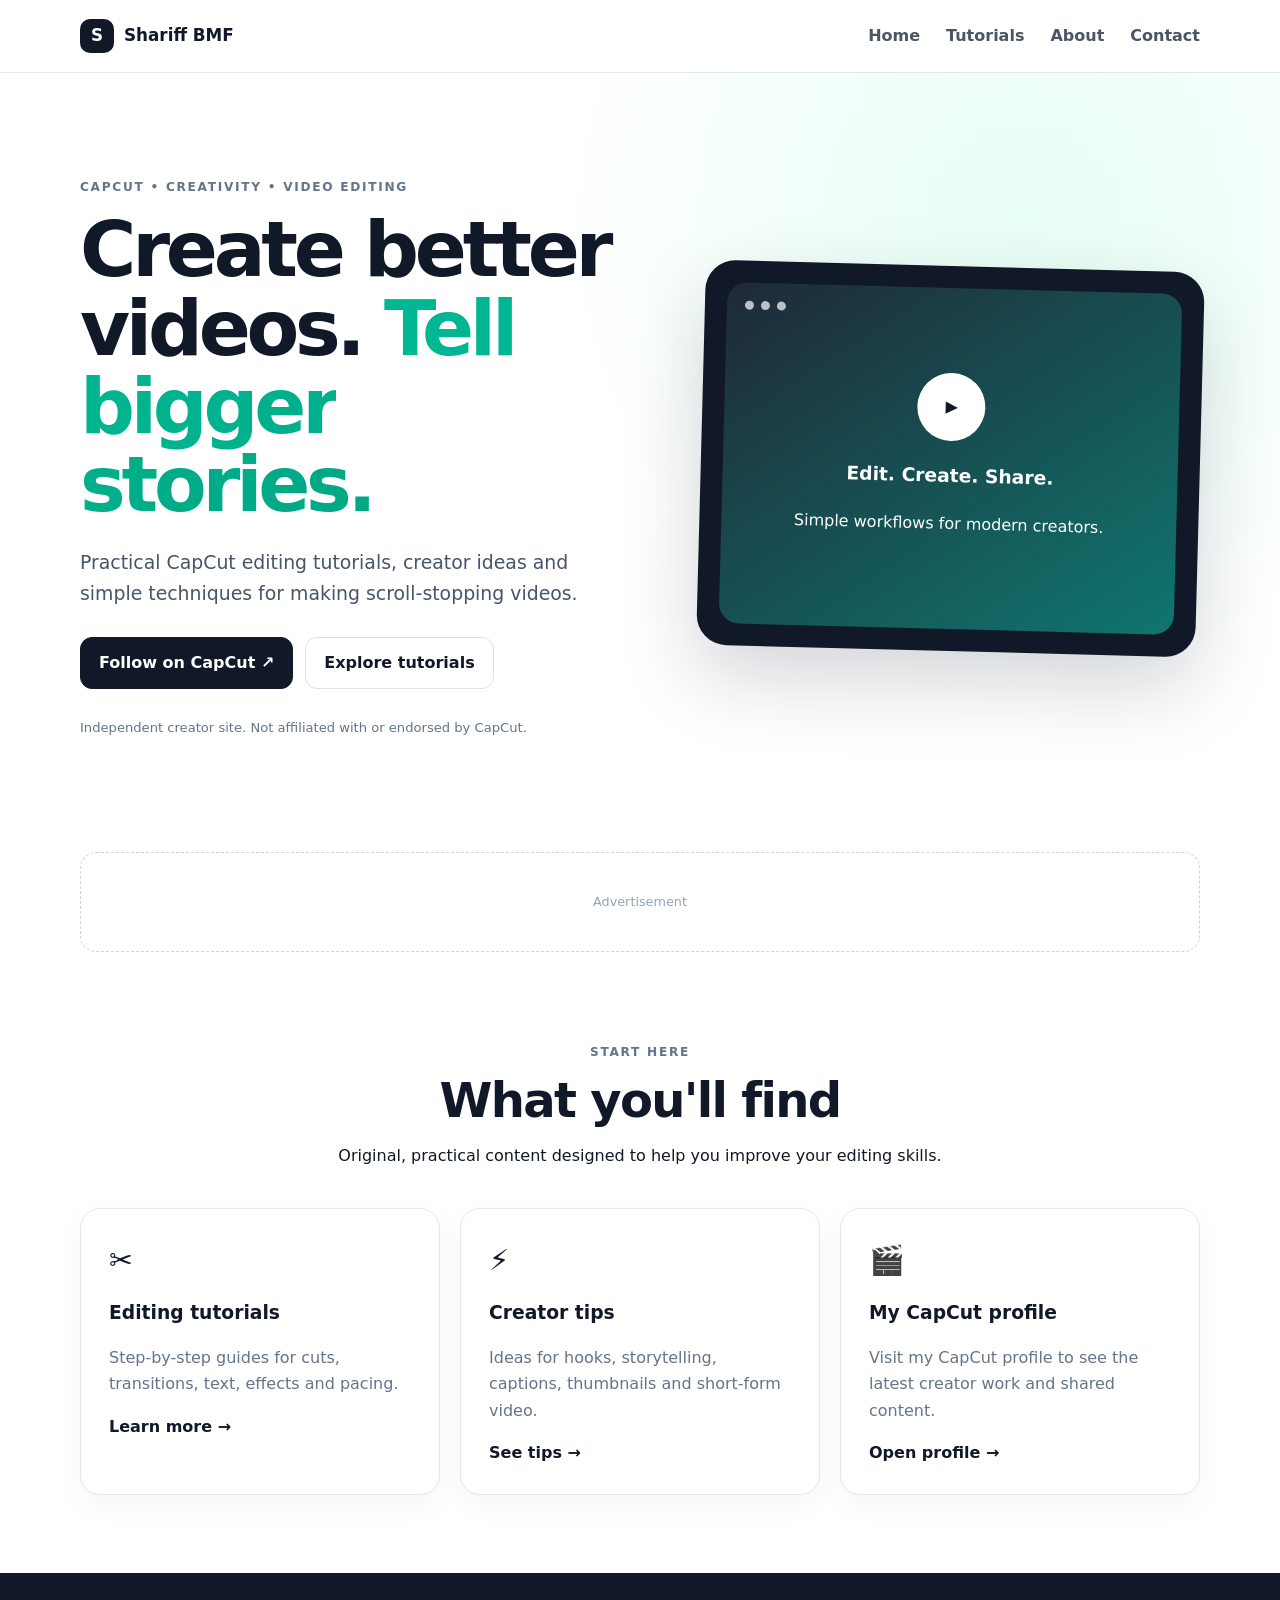
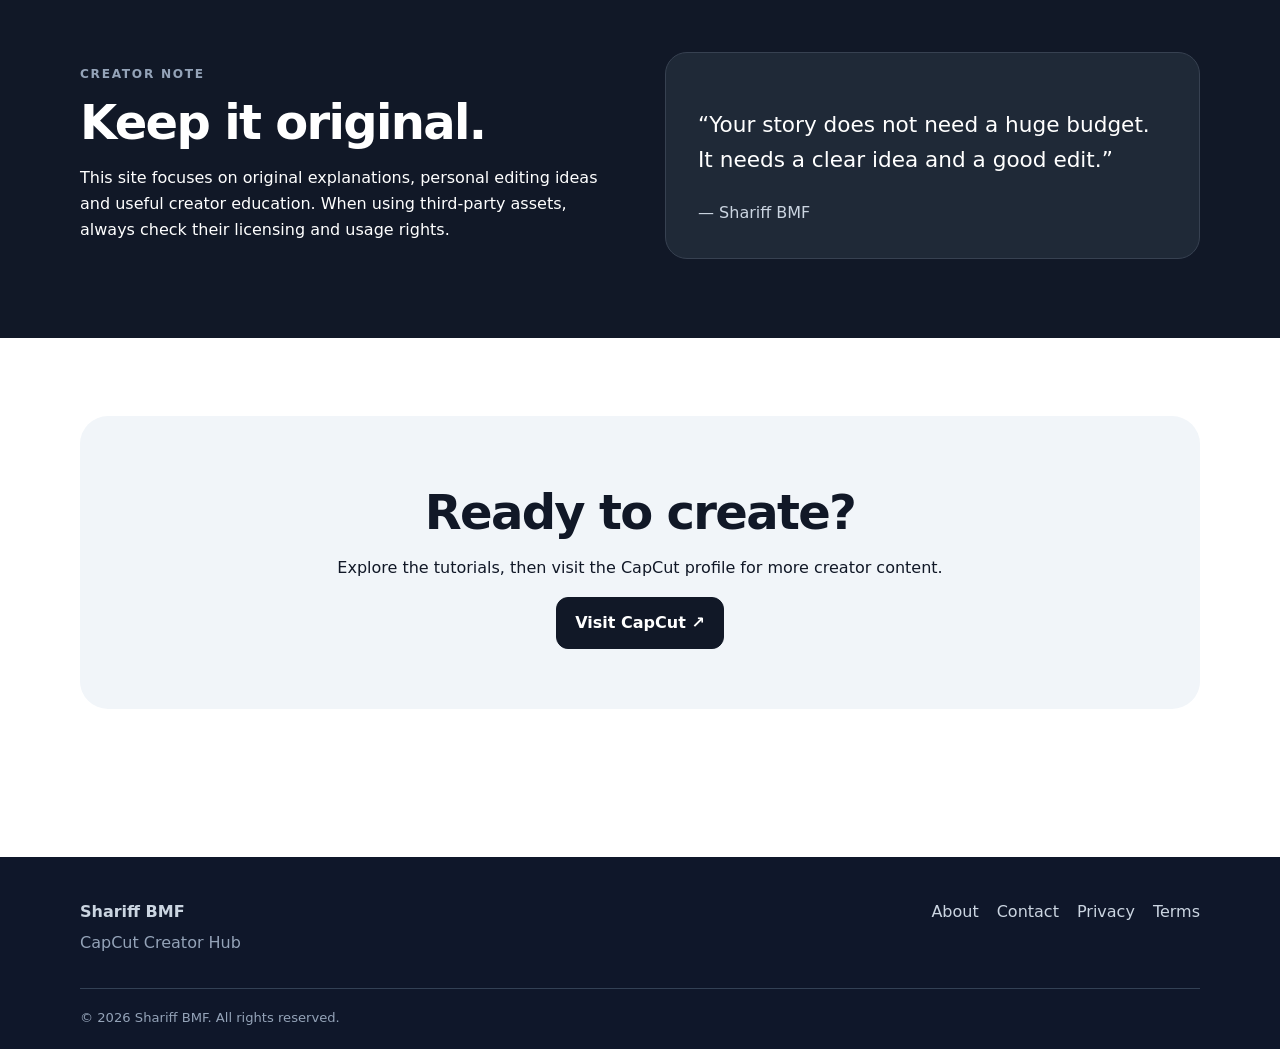
<file: index.html>
<!doctype html>
<html lang="en">
<head>
  <meta charset="utf-8">
  <meta name="viewport" content="width=device-width, initial-scale=1">
  <meta name="description" content="CapCut editing tutorials, creator tips, video ideas and resources by Shariff BMF.">
  <meta name="robots" content="index, follow">
  <title>Shariff BMF | CapCut Creator Hub</title>
  <link rel="canonical" href="https://YOUR-DOMAIN.example/">
  <link rel="stylesheet" href="styles.css">

  <!-- Google AdSense: replace ca-pub-XXXXXXXXXXXXXXXX with your real publisher ID after approval/setup. -->
  <!-- <script async
    src="https://pagead2.googlesyndication.com/pagead/js/adsbygoogle.js?client=ca-pub-XXXXXXXXXXXXXXXX"
    crossorigin="anonymous"></script> -->
</head>
<body>
<header class="site-header">
  <div class="container nav-wrap">
    <a class="brand" href="index.html"><span class="brand-mark">S</span> Shariff BMF</a>
    <button class="menu-toggle" aria-label="Open menu" aria-expanded="false">☰</button>
    <nav class="nav" aria-label="Main navigation">
      <a href="index.html">Home</a>
      <a href="tutorials.html">Tutorials</a>
      <a href="about.html">About</a>
      <a href="contact.html">Contact</a>
    </nav>
  </div>
</header>

<main>
<section class="hero">
  <div class="container hero-grid">
    <div>
      <p class="eyebrow">CAPCUT • CREATIVITY • VIDEO EDITING</p>
      <h1>Create better videos. <span>Tell bigger stories.</span></h1>
      <p class="lead">Practical CapCut editing tutorials, creator ideas and simple techniques for making scroll-stopping videos.</p>
      <div class="actions">
        <a class="btn primary" href="https://mobile.capcutshare.com/sv2/ZSVRxvs6S/" target="_blank" rel="noopener noreferrer">Follow on CapCut ↗</a>
        <a class="btn secondary" href="tutorials.html">Explore tutorials</a>
      </div>
      <p class="small-note">Independent creator site. Not affiliated with or endorsed by CapCut.</p>
    </div>
    <div class="hero-card">
      <div class="screen">
        <div class="screen-top"><span></span><span></span><span></span></div>
        <div class="screen-content">
          <div class="play">▶</div>
          <h3>Edit. Create. Share.</h3>
          <p>Simple workflows for modern creators.</p>
        </div>
      </div>
    </div>
  </div>
</section>

<section class="ad-space container" aria-label="Advertisement">
  <span>Advertisement</span>
  <!-- Insert a Google AdSense unit here after your site is approved. -->
</section>

<section class="section">
  <div class="container">
    <div class="section-heading">
      <p class="eyebrow">START HERE</p>
      <h2>What you'll find</h2>
      <p>Original, practical content designed to help you improve your editing skills.</p>
    </div>
    <div class="cards">
      <article class="card"><div class="icon">✂</div><h3>Editing tutorials</h3><p>Step-by-step guides for cuts, transitions, text, effects and pacing.</p><a href="tutorials.html">Learn more →</a></article>
      <article class="card"><div class="icon">⚡</div><h3>Creator tips</h3><p>Ideas for hooks, storytelling, captions, thumbnails and short-form video.</p><a href="tutorials.html">See tips →</a></article>
      <article class="card"><div class="icon">🎬</div><h3>My CapCut profile</h3><p>Visit my CapCut profile to see the latest creator work and shared content.</p><a href="https://mobile.capcutshare.com/sv2/ZSVRxvs6S/" target="_blank" rel="noopener noreferrer">Open profile →</a></article>
    </div>
  </div>
</section>

<section class="section dark-section">
  <div class="container split">
    <div>
      <p class="eyebrow">CREATOR NOTE</p>
      <h2>Keep it original.</h2>
      <p>This site focuses on original explanations, personal editing ideas and useful creator education. When using third-party assets, always check their licensing and usage rights.</p>
    </div>
    <div class="quote-card">
      <p>“Your story does not need a huge budget. It needs a clear idea and a good edit.”</p>
      <span>— Shariff BMF</span>
    </div>
  </div>
</section>

<section class="section">
  <div class="container cta">
    <h2>Ready to create?</h2>
    <p>Explore the tutorials, then visit the CapCut profile for more creator content.</p>
    <a class="btn primary" href="https://mobile.capcutshare.com/sv2/ZSVRxvs6S/" target="_blank" rel="noopener noreferrer">Visit CapCut ↗</a>
  </div>
</section>
</main>

<footer class="footer">
  <div class="container footer-grid">
    <div><strong>Shariff BMF</strong><p>CapCut Creator Hub</p></div>
    <div class="footer-links"><a href="about.html">About</a><a href="contact.html">Contact</a><a href="privacy.html">Privacy</a><a href="terms.html">Terms</a></div>
  </div>
  <div class="container copyright">© <span id="year"></span> Shariff BMF. All rights reserved.</div>
</footer>
<script src="script.js"></script>
</body>
</html>
</file>
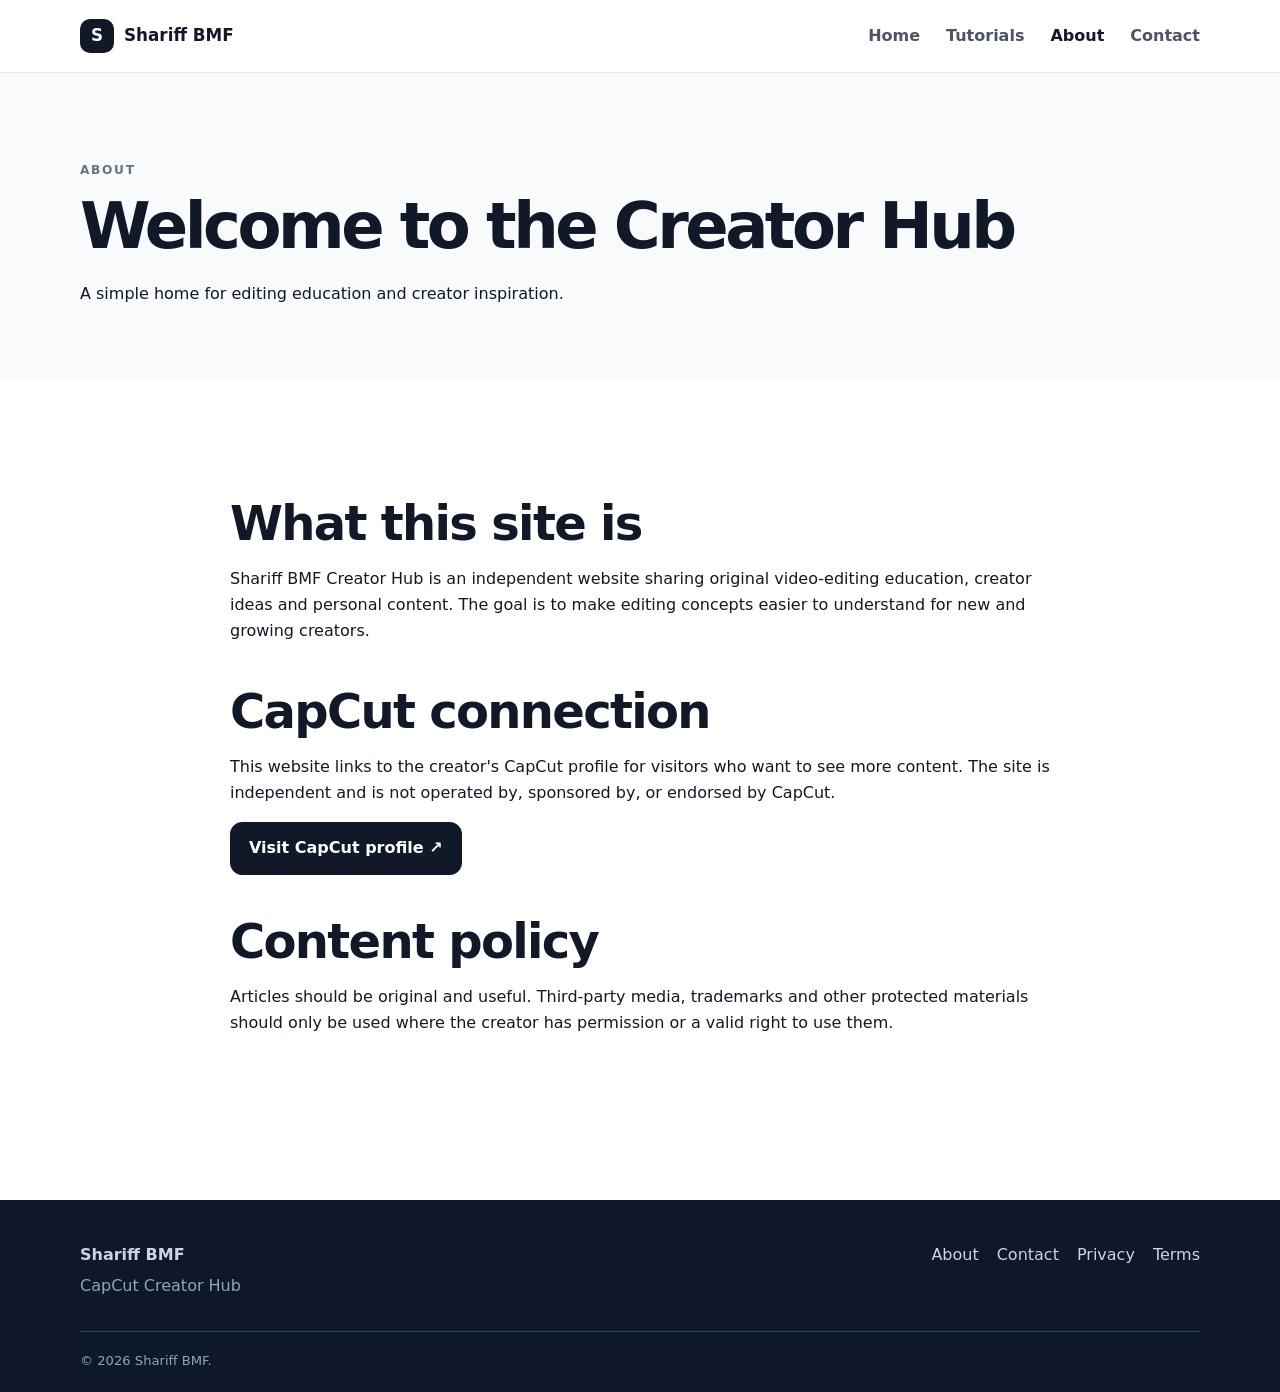
<file: about.html>
<!doctype html>
<html lang="en"><head><meta charset="utf-8"><meta name="viewport" content="width=device-width, initial-scale=1">
<meta name="description" content="About Shariff BMF and the CapCut Creator Hub."><meta name="robots" content="index, follow">
<title>About | Shariff BMF</title><link rel="canonical" href="https://YOUR-DOMAIN.example/about.html"><link rel="stylesheet" href="styles.css"></head>
<body><header class="site-header"><div class="container nav-wrap"><a class="brand" href="index.html"><span class="brand-mark">S</span> Shariff BMF</a><button class="menu-toggle" aria-label="Open menu" aria-expanded="false">☰</button><nav class="nav"><a href="index.html">Home</a><a href="tutorials.html">Tutorials</a><a class="active" href="about.html">About</a><a href="contact.html">Contact</a></nav></div></header>
<main><section class="page-hero"><div class="container"><p class="eyebrow">ABOUT</p><h1>Welcome to the Creator Hub</h1><p>A simple home for editing education and creator inspiration.</p></div></section>
<section class="section"><div class="container prose"><h2>What this site is</h2><p>Shariff BMF Creator Hub is an independent website sharing original video-editing education, creator ideas and personal content. The goal is to make editing concepts easier to understand for new and growing creators.</p>
<h2>CapCut connection</h2><p>This website links to the creator's CapCut profile for visitors who want to see more content. The site is independent and is not operated by, sponsored by, or endorsed by CapCut.</p>
<a class="btn primary" href="https://mobile.capcutshare.com/sv2/ZSVRxvs6S/" target="_blank" rel="noopener noreferrer">Visit CapCut profile ↗</a>
<h2>Content policy</h2><p>Articles should be original and useful. Third-party media, trademarks and other protected materials should only be used where the creator has permission or a valid right to use them.</p></div></section></main>
<footer class="footer"><div class="container footer-grid"><div><strong>Shariff BMF</strong><p>CapCut Creator Hub</p></div><div class="footer-links"><a href="about.html">About</a><a href="contact.html">Contact</a><a href="privacy.html">Privacy</a><a href="terms.html">Terms</a></div></div><div class="container copyright">© <span id="year"></span> Shariff BMF.</div></footer><script src="script.js"></script></body></html>
</file>
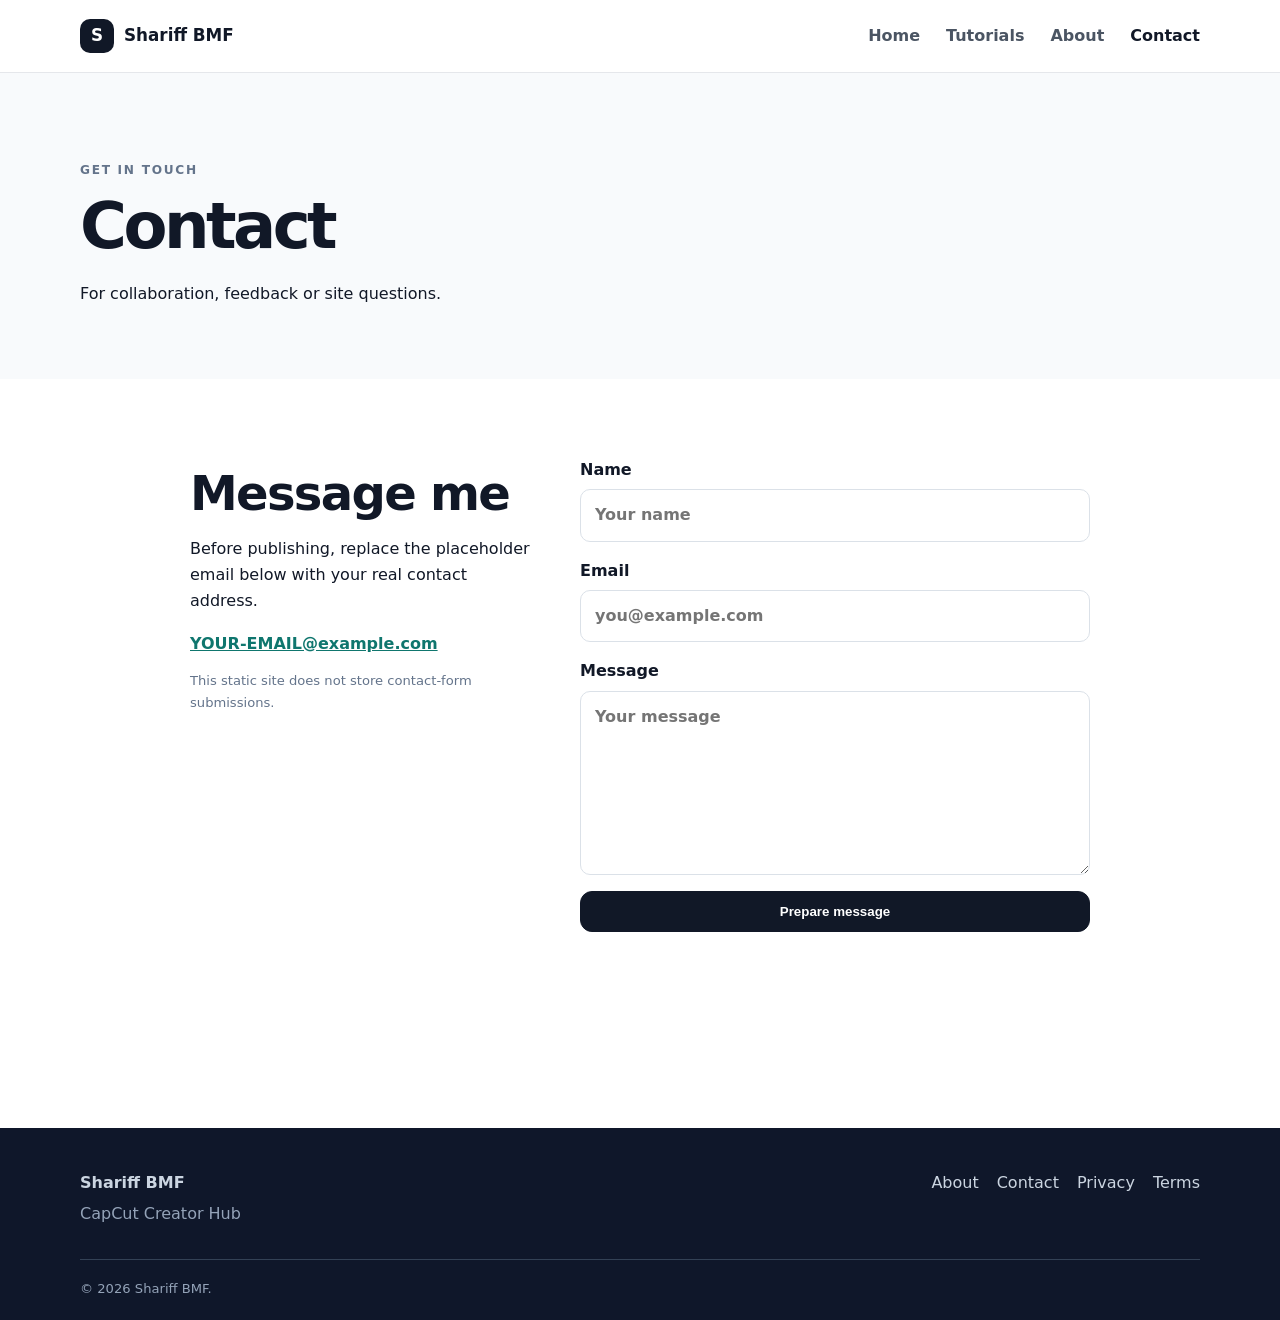
<file: contact.html>
<!doctype html>
<html lang="en"><head><meta charset="utf-8"><meta name="viewport" content="width=device-width, initial-scale=1">
<meta name="description" content="Contact Shariff BMF Creator Hub."><meta name="robots" content="index, follow">
<title>Contact | Shariff BMF</title><link rel="canonical" href="https://YOUR-DOMAIN.example/contact.html"><link rel="stylesheet" href="styles.css"></head>
<body><header class="site-header"><div class="container nav-wrap"><a class="brand" href="index.html"><span class="brand-mark">S</span> Shariff BMF</a><button class="menu-toggle" aria-label="Open menu" aria-expanded="false">☰</button><nav class="nav"><a href="index.html">Home</a><a href="tutorials.html">Tutorials</a><a href="about.html">About</a><a class="active" href="contact.html">Contact</a></nav></div></header>
<main><section class="page-hero"><div class="container"><p class="eyebrow">GET IN TOUCH</p><h1>Contact</h1><p>For collaboration, feedback or site questions.</p></div></section>
<section class="section"><div class="container contact-box"><div><h2>Message me</h2><p>Before publishing, replace the placeholder email below with your real contact address.</p><a class="contact-email" href="mailto:YOUR-EMAIL@example.com">YOUR-EMAIL@example.com</a><p class="small-note">This static site does not store contact-form submissions.</p></div><form class="contact-form" onsubmit="return false;"><label>Name<input type="text" required placeholder="Your name"></label><label>Email<input type="email" required placeholder="you@example.com"></label><label>Message<textarea required rows="6" placeholder="Your message"></textarea></label><button class="btn primary" type="submit" onclick="showFormNotice()">Prepare message</button><p id="form-notice" class="form-notice" aria-live="polite"></p></form></div></section></main>
<footer class="footer"><div class="container footer-grid"><div><strong>Shariff BMF</strong><p>CapCut Creator Hub</p></div><div class="footer-links"><a href="about.html">About</a><a href="contact.html">Contact</a><a href="privacy.html">Privacy</a><a href="terms.html">Terms</a></div></div><div class="container copyright">© <span id="year"></span> Shariff BMF.</div></footer><script src="script.js"></script></body></html>
</file>
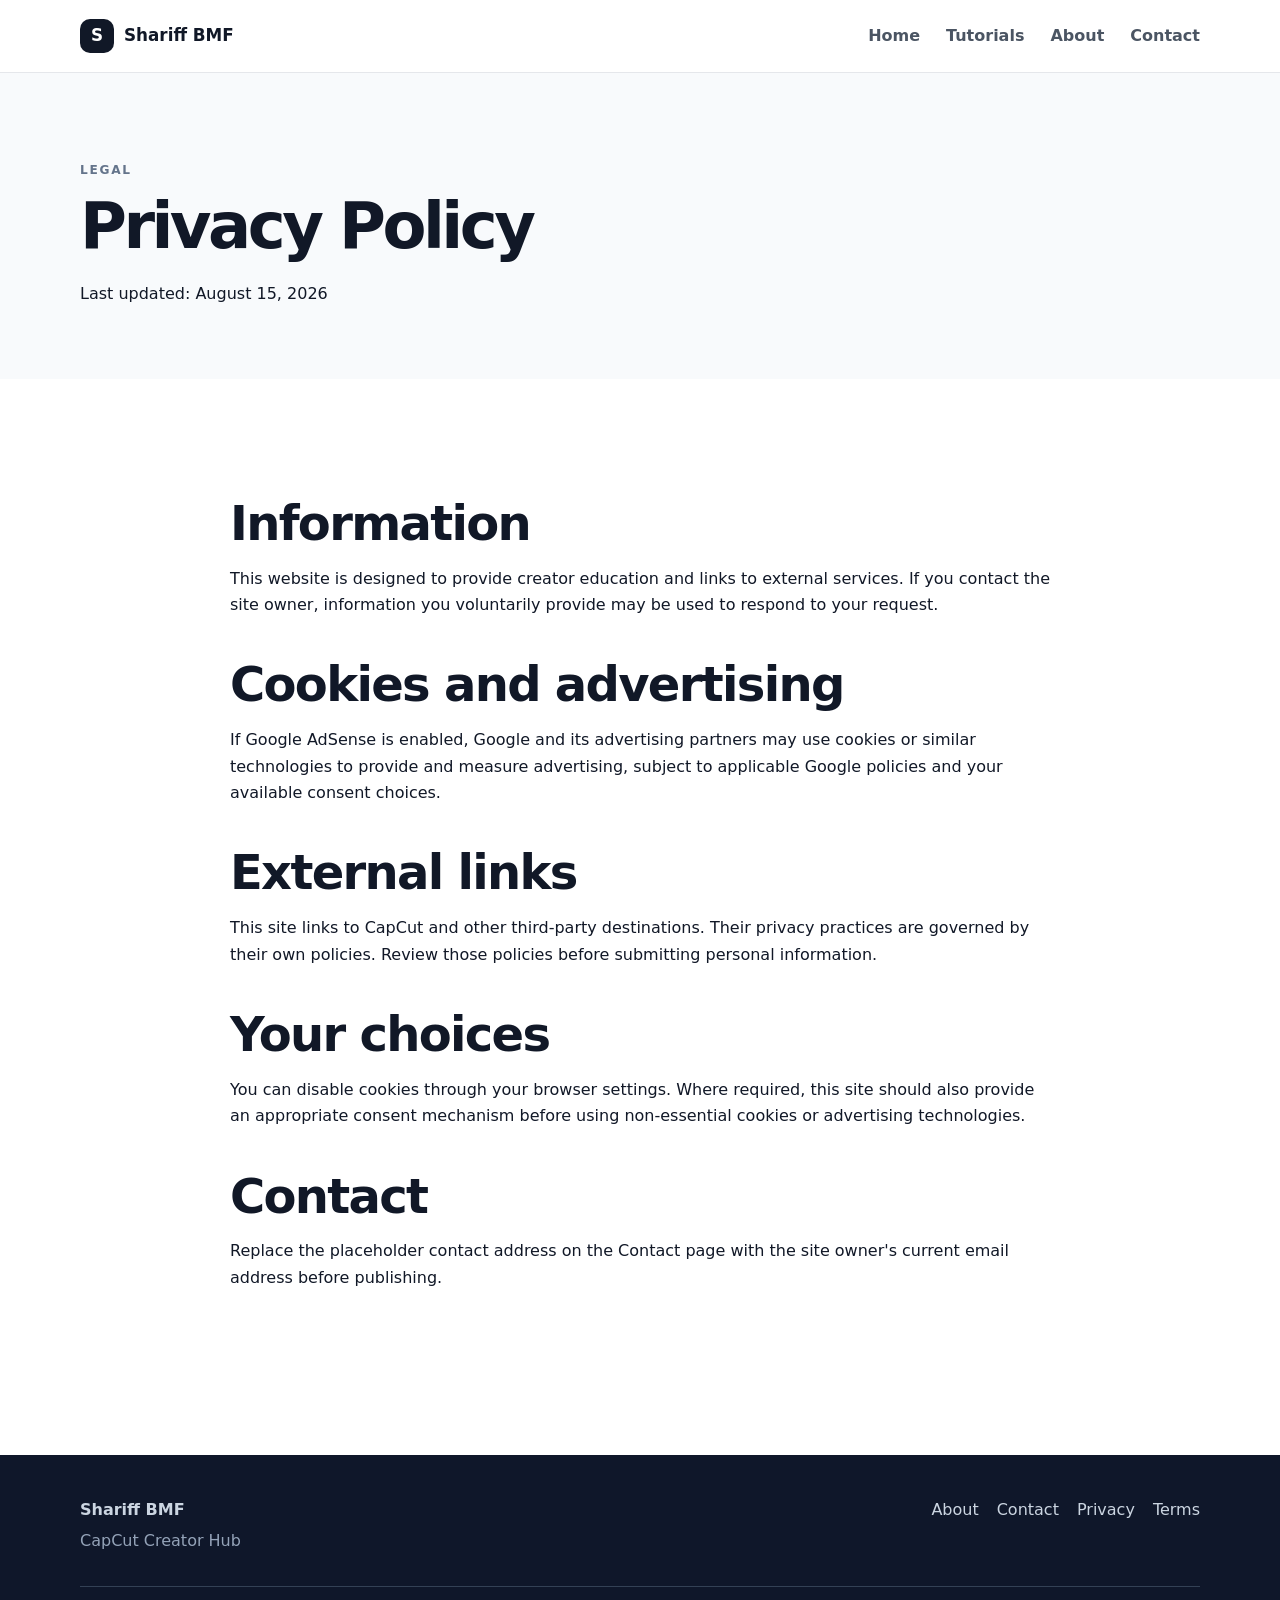
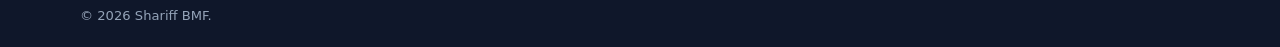
<file: privacy.html>
<!doctype html>
<html lang="en"><head><meta charset="utf-8"><meta name="viewport" content="width=device-width, initial-scale=1"><meta name="robots" content="index, follow"><title>Privacy Policy | Shariff BMF</title><link rel="canonical" href="https://YOUR-DOMAIN.example/privacy.html"><link rel="stylesheet" href="styles.css"></head>
<body><header class="site-header"><div class="container nav-wrap"><a class="brand" href="index.html"><span class="brand-mark">S</span> Shariff BMF</a><button class="menu-toggle" aria-label="Open menu" aria-expanded="false">☰</button><nav class="nav"><a href="index.html">Home</a><a href="tutorials.html">Tutorials</a><a href="about.html">About</a><a href="contact.html">Contact</a></nav></div></header>
<main><section class="page-hero"><div class="container"><p class="eyebrow">LEGAL</p><h1>Privacy Policy</h1><p>Last updated: August 15, 2026</p></div></section>
<section class="section"><div class="container prose"><h2>Information</h2><p>This website is designed to provide creator education and links to external services. If you contact the site owner, information you voluntarily provide may be used to respond to your request.</p>
<h2>Cookies and advertising</h2><p>If Google AdSense is enabled, Google and its advertising partners may use cookies or similar technologies to provide and measure advertising, subject to applicable Google policies and your available consent choices.</p>
<h2>External links</h2><p>This site links to CapCut and other third-party destinations. Their privacy practices are governed by their own policies. Review those policies before submitting personal information.</p>
<h2>Your choices</h2><p>You can disable cookies through your browser settings. Where required, this site should also provide an appropriate consent mechanism before using non-essential cookies or advertising technologies.</p>
<h2>Contact</h2><p>Replace the placeholder contact address on the Contact page with the site owner's current email address before publishing.</p></div></section></main>
<footer class="footer"><div class="container footer-grid"><div><strong>Shariff BMF</strong><p>CapCut Creator Hub</p></div><div class="footer-links"><a href="about.html">About</a><a href="contact.html">Contact</a><a href="privacy.html">Privacy</a><a href="terms.html">Terms</a></div></div><div class="container copyright">© <span id="year"></span> Shariff BMF.</div></footer><script src="script.js"></script></body></html>
</file>
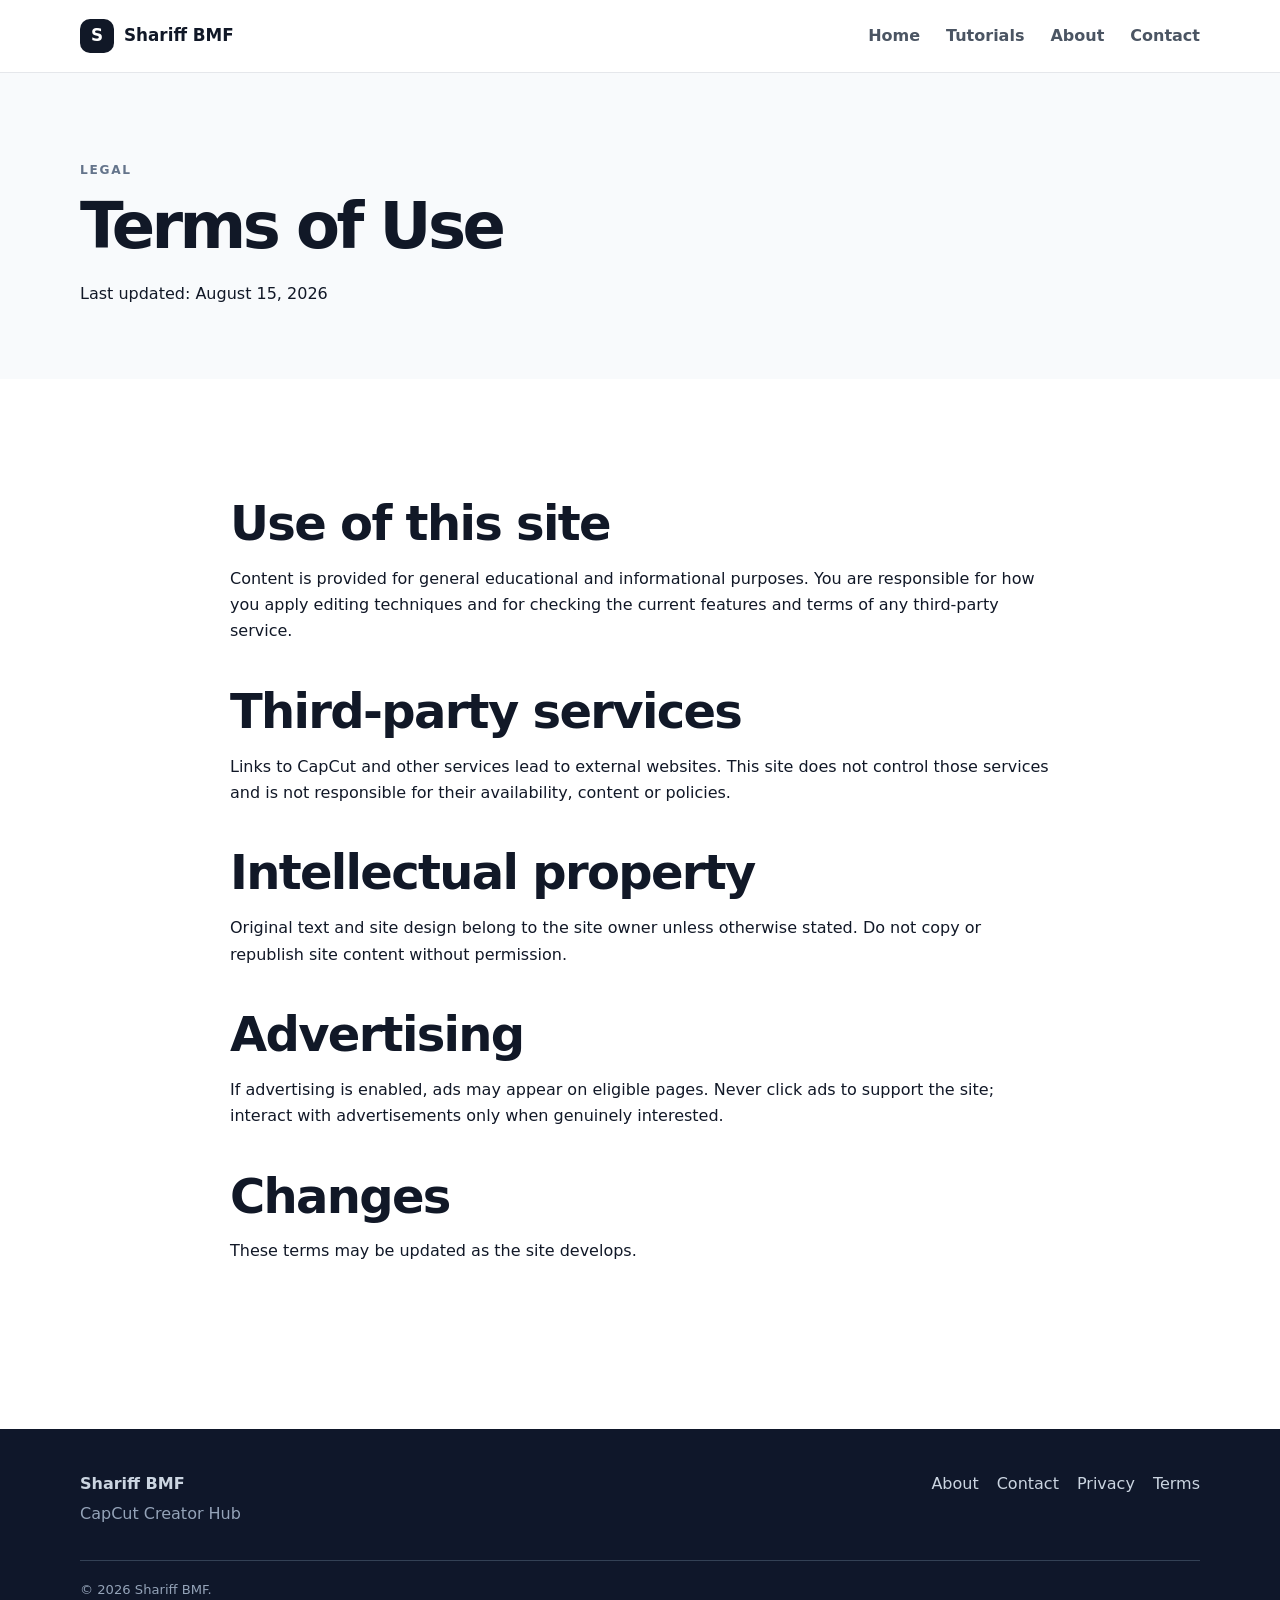
<file: terms.html>
<!doctype html>
<html lang="en"><head><meta charset="utf-8"><meta name="viewport" content="width=device-width, initial-scale=1"><meta name="robots" content="index, follow"><title>Terms of Use | Shariff BMF</title><link rel="canonical" href="https://YOUR-DOMAIN.example/terms.html"><link rel="stylesheet" href="styles.css"></head>
<body><header class="site-header"><div class="container nav-wrap"><a class="brand" href="index.html"><span class="brand-mark">S</span> Shariff BMF</a><button class="menu-toggle" aria-label="Open menu" aria-expanded="false">☰</button><nav class="nav"><a href="index.html">Home</a><a href="tutorials.html">Tutorials</a><a href="about.html">About</a><a href="contact.html">Contact</a></nav></div></header>
<main><section class="page-hero"><div class="container"><p class="eyebrow">LEGAL</p><h1>Terms of Use</h1><p>Last updated: August 15, 2026</p></div></section>
<section class="section"><div class="container prose"><h2>Use of this site</h2><p>Content is provided for general educational and informational purposes. You are responsible for how you apply editing techniques and for checking the current features and terms of any third-party service.</p>
<h2>Third-party services</h2><p>Links to CapCut and other services lead to external websites. This site does not control those services and is not responsible for their availability, content or policies.</p>
<h2>Intellectual property</h2><p>Original text and site design belong to the site owner unless otherwise stated. Do not copy or republish site content without permission.</p>
<h2>Advertising</h2><p>If advertising is enabled, ads may appear on eligible pages. Never click ads to support the site; interact with advertisements only when genuinely interested.</p>
<h2>Changes</h2><p>These terms may be updated as the site develops.</p></div></section></main>
<footer class="footer"><div class="container footer-grid"><div><strong>Shariff BMF</strong><p>CapCut Creator Hub</p></div><div class="footer-links"><a href="about.html">About</a><a href="contact.html">Contact</a><a href="privacy.html">Privacy</a><a href="terms.html">Terms</a></div></div><div class="container copyright">© <span id="year"></span> Shariff BMF.</div></footer><script src="script.js"></script></body></html>
</file>
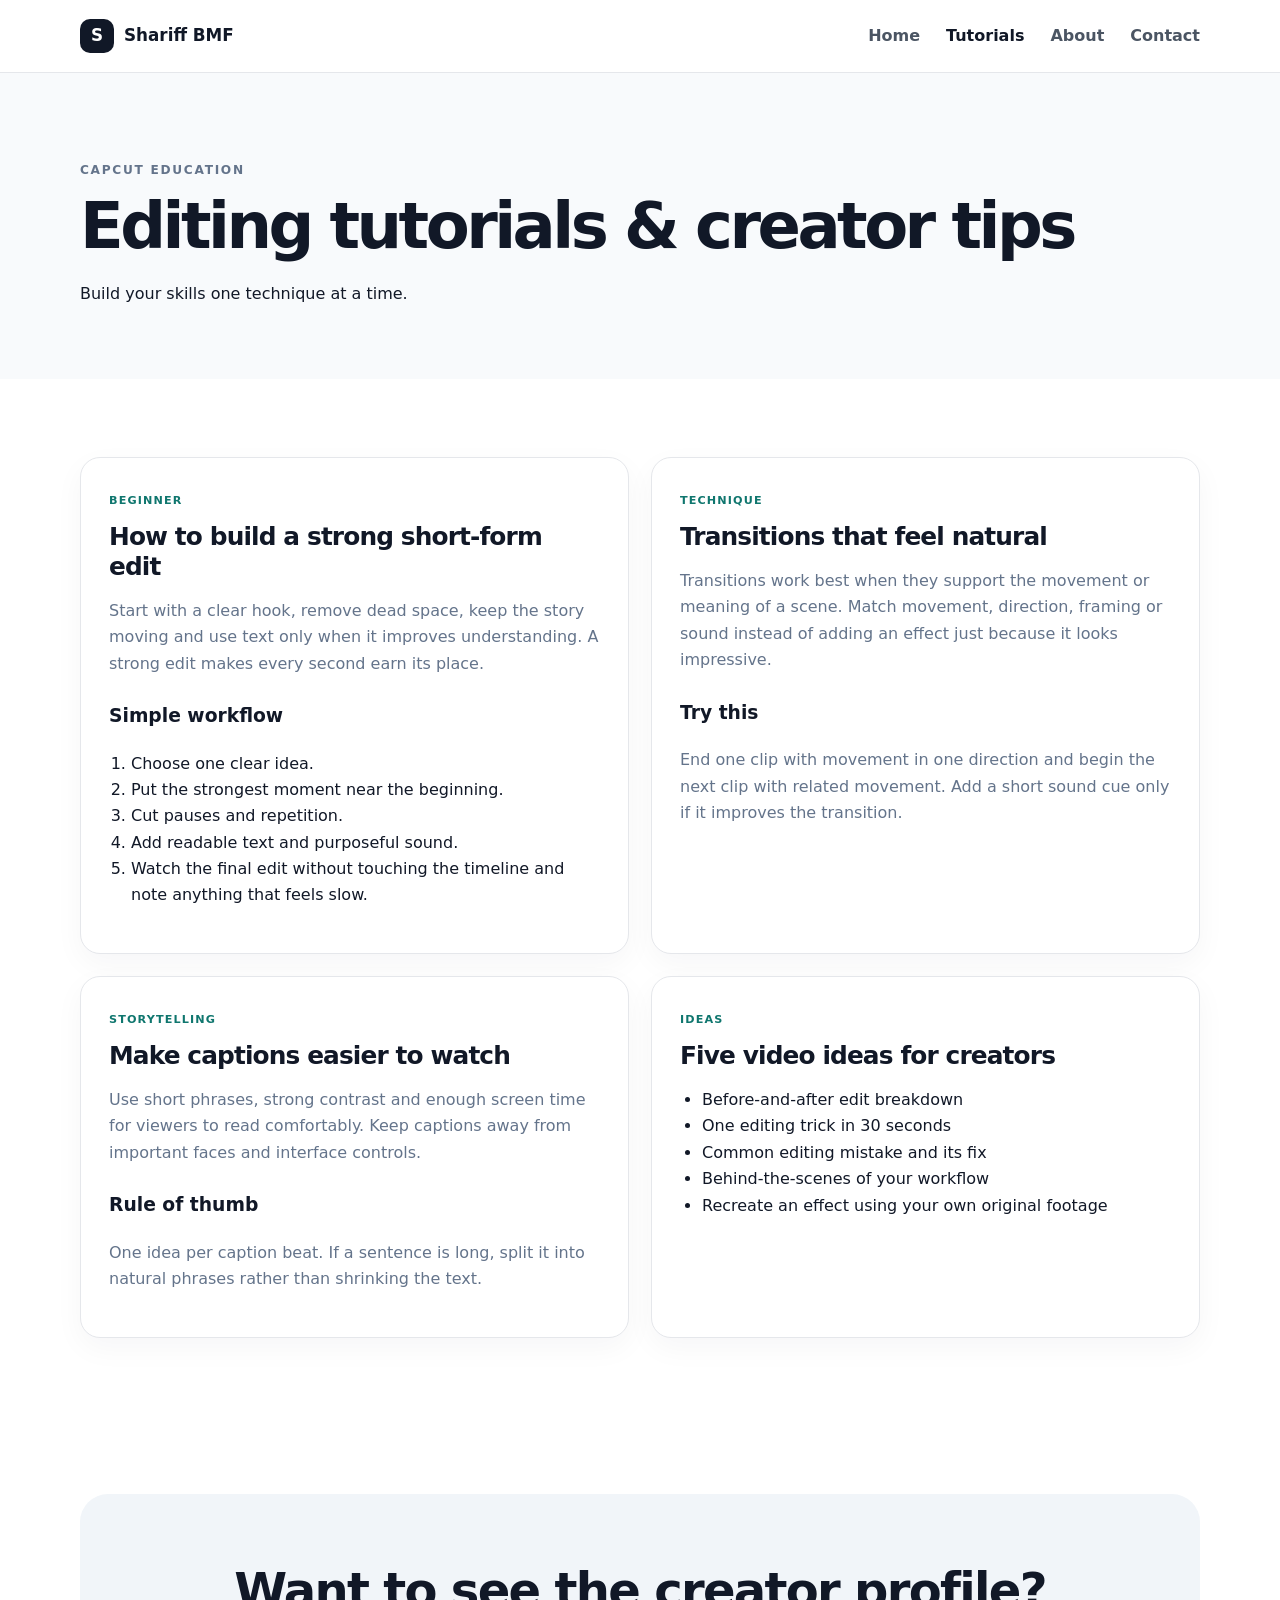
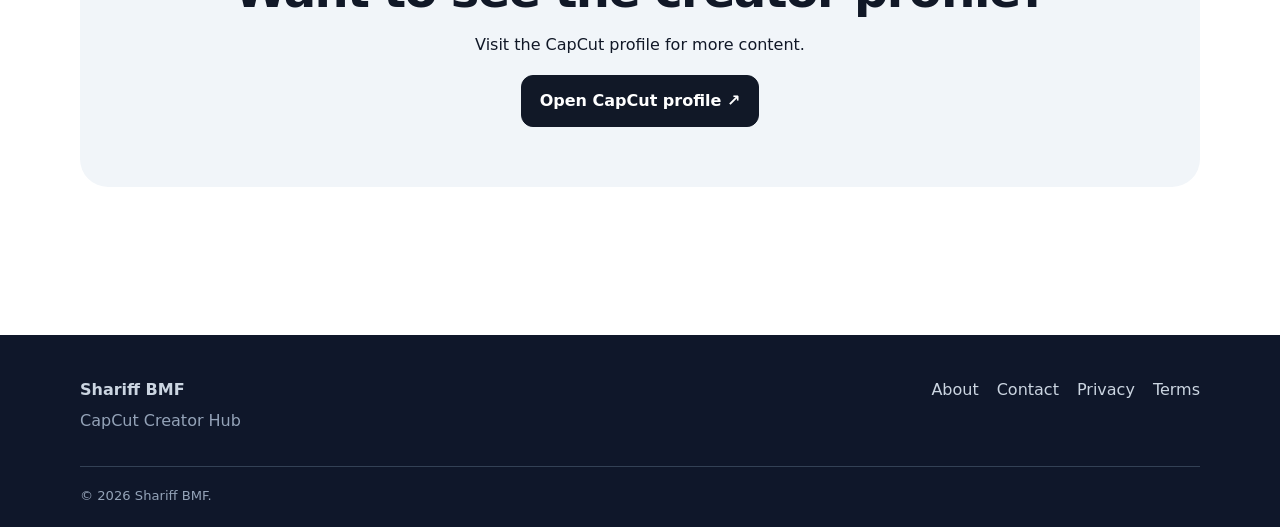
<file: tutorials.html>
<!doctype html>
<html lang="en">
<head>
  <meta charset="utf-8"><meta name="viewport" content="width=device-width, initial-scale=1">
  <meta name="description" content="Original CapCut editing tutorials and creator tips from Shariff BMF.">
  <meta name="robots" content="index, follow">
  <title>CapCut Tutorials | Shariff BMF</title>
  <link rel="canonical" href="https://YOUR-DOMAIN.example/tutorials.html">
  <link rel="stylesheet" href="styles.css">
  <!-- Add your approved AdSense script in the head when ready. -->
</head>
<body>
<header class="site-header"><div class="container nav-wrap"><a class="brand" href="index.html"><span class="brand-mark">S</span> Shariff BMF</a><button class="menu-toggle" aria-label="Open menu" aria-expanded="false">☰</button><nav class="nav"><a href="index.html">Home</a><a class="active" href="tutorials.html">Tutorials</a><a href="about.html">About</a><a href="contact.html">Contact</a></nav></div></header>
<main>
<section class="page-hero"><div class="container"><p class="eyebrow">CAPCUT EDUCATION</p><h1>Editing tutorials & creator tips</h1><p>Build your skills one technique at a time.</p></div></section>
<section class="section"><div class="container article-grid">
<article class="article-card"><span class="tag">BEGINNER</span><h2>How to build a strong short-form edit</h2><p>Start with a clear hook, remove dead space, keep the story moving and use text only when it improves understanding. A strong edit makes every second earn its place.</p><h3>Simple workflow</h3><ol><li>Choose one clear idea.</li><li>Put the strongest moment near the beginning.</li><li>Cut pauses and repetition.</li><li>Add readable text and purposeful sound.</li><li>Watch the final edit without touching the timeline and note anything that feels slow.</li></ol></article>
<article class="article-card"><span class="tag">TECHNIQUE</span><h2>Transitions that feel natural</h2><p>Transitions work best when they support the movement or meaning of a scene. Match movement, direction, framing or sound instead of adding an effect just because it looks impressive.</p><h3>Try this</h3><p>End one clip with movement in one direction and begin the next clip with related movement. Add a short sound cue only if it improves the transition.</p></article>
<article class="article-card"><span class="tag">STORYTELLING</span><h2>Make captions easier to watch</h2><p>Use short phrases, strong contrast and enough screen time for viewers to read comfortably. Keep captions away from important faces and interface controls.</p><h3>Rule of thumb</h3><p>One idea per caption beat. If a sentence is long, split it into natural phrases rather than shrinking the text.</p></article>
<article class="article-card"><span class="tag">IDEAS</span><h2>Five video ideas for creators</h2><ul><li>Before-and-after edit breakdown</li><li>One editing trick in 30 seconds</li><li>Common editing mistake and its fix</li><li>Behind-the-scenes of your workflow</li><li>Recreate an effect using your own original footage</li></ul></article>
</div></section>
<section class="section"><div class="container cta"><h2>Want to see the creator profile?</h2><p>Visit the CapCut profile for more content.</p><a class="btn primary" href="https://mobile.capcutshare.com/sv2/ZSVRxvs6S/" target="_blank" rel="noopener noreferrer">Open CapCut profile ↗</a></div></section>
</main>
<footer class="footer"><div class="container footer-grid"><div><strong>Shariff BMF</strong><p>CapCut Creator Hub</p></div><div class="footer-links"><a href="about.html">About</a><a href="contact.html">Contact</a><a href="privacy.html">Privacy</a><a href="terms.html">Terms</a></div></div><div class="container copyright">© <span id="year"></span> Shariff BMF.</div></footer>
<script src="script.js"></script>
</body></html>
</file>
<file: styles.css>
*{box-sizing:border-box}html{scroll-behavior:smooth}body{margin:0;font-family:Inter,system-ui,-apple-system,BlinkMacSystemFont,"Segoe UI",sans-serif;color:#111827;background:#fff;line-height:1.65}.container{width:min(1120px,92%);margin:auto}.site-header{position:sticky;top:0;z-index:20;background:rgba(255,255,255,.92);backdrop-filter:blur(14px);border-bottom:1px solid #e5e7eb}.nav-wrap{height:72px;display:flex;align-items:center;justify-content:space-between}.brand{font-weight:900;text-decoration:none;color:#111827;font-size:1.05rem;display:flex;align-items:center;gap:10px}.brand-mark{display:grid;place-items:center;width:34px;height:34px;border-radius:10px;background:#111827;color:#fff}.nav{display:flex;gap:26px}.nav a{color:#4b5563;text-decoration:none;font-weight:650}.nav a:hover,.nav a.active{color:#111827}.menu-toggle{display:none;border:0;background:transparent;font-size:1.5rem}.hero{padding:92px 0 70px;background:radial-gradient(circle at 80% 20%,#e8fff5 0,#fff 40%),linear-gradient(180deg,#fff,#f8fafc)}.hero-grid{display:grid;grid-template-columns:1.05fr .95fr;gap:70px;align-items:center}.eyebrow{letter-spacing:.14em;font-size:.76rem;font-weight:800;color:#64748b}.hero h1,.page-hero h1{font-size:clamp(2.5rem,6vw,5rem);line-height:1.02;letter-spacing:-.055em;margin:14px 0 22px}.hero h1 span{background:linear-gradient(90deg,#00b894,#00a884);-webkit-background-clip:text;color:transparent}.lead{font-size:1.18rem;color:#475569;max-width:650px}.actions{display:flex;gap:12px;flex-wrap:wrap;margin:28px 0}.btn{display:inline-block;padding:12px 18px;border-radius:12px;text-decoration:none;font-weight:800;border:1px solid #dbe1e8;cursor:pointer}.btn.primary{background:#111827;color:#fff;border-color:#111827}.btn.secondary{background:#fff;color:#111827}.small-note{font-size:.82rem;color:#64748b}.hero-card{padding:22px;border-radius:30px;background:#111827;box-shadow:0 30px 80px rgba(15,23,42,.18);transform:rotate(1.5deg)}.screen{aspect-ratio:4/3;border-radius:20px;background:linear-gradient(145deg,#1f2937,#0f766e);padding:18px;display:flex;flex-direction:column}.screen-top{display:flex;gap:7px}.screen-top span{width:9px;height:9px;border-radius:50%;background:#fff;opacity:.7}.screen-content{margin:auto;text-align:center;color:white}.play{margin:auto auto 20px;width:68px;height:68px;border-radius:50%;display:grid;place-items:center;background:#fff;color:#111827}.ad-space{min-height:100px;border:1px dashed #cbd5e1;border-radius:16px;display:grid;place-items:center;color:#94a3b8;font-size:.8rem;margin-top:30px}.section{padding:78px 0}.section-heading{text-align:center;max-width:700px;margin:0 auto 38px}.section h2{font-size:clamp(2rem,4vw,3rem);line-height:1.1;letter-spacing:-.035em;margin:10px 0}.cards{display:grid;grid-template-columns:repeat(3,1fr);gap:20px}.card,.article-card{padding:28px;border:1px solid #e5e7eb;border-radius:20px;background:#fff;box-shadow:0 10px 30px rgba(15,23,42,.04)}.card h3{margin:14px 0 7px}.card p,.article-card p{color:#64748b}.card a{color:#111827;font-weight:800;text-decoration:none}.icon{font-size:1.8rem}.dark-section{background:#111827;color:#fff}.dark-section .eyebrow{color:#94a3b8}.split{display:grid;grid-template-columns:1fr 1fr;gap:50px;align-items:center}.quote-card{padding:32px;border:1px solid #374151;border-radius:22px;background:#1f2937}.quote-card p{font-size:1.35rem}.quote-card span{color:#cbd5e1}.cta{text-align:center;padding:60px 20px;background:#f1f5f9;border-radius:28px}.page-hero{padding:75px 0 55px;background:#f8fafc}.page-hero h1{font-size:clamp(2.4rem,5vw,4rem)}.article-grid{display:grid;grid-template-columns:repeat(2,1fr);gap:22px}.article-card h2{font-size:1.55rem;line-height:1.2}.article-card h3{margin-top:24px}.article-card ol,.article-card ul{padding-left:22px}.tag{font-size:.7rem;font-weight:900;letter-spacing:.1em;color:#0f766e}.prose{max-width:820px}.prose h2{margin-top:40px}.contact-box{display:grid;grid-template-columns:.8fr 1.2fr;gap:50px;max-width:900px}.contact-email{font-weight:800;color:#0f766e}.contact-form{display:grid;gap:16px}.contact-form label{font-weight:700}.contact-form input,.contact-form textarea{display:block;width:100%;margin-top:6px;padding:12px 14px;border:1px solid #dbe1e8;border-radius:10px;font:inherit}.form-notice{color:#475569}.footer{margin-top:70px;background:#0f172a;color:#cbd5e1;padding:42px 0 20px}.footer-grid{display:flex;justify-content:space-between;gap:30px}.footer p{margin:4px 0;color:#94a3b8}.footer-links{display:flex;gap:18px;flex-wrap:wrap}.footer a{color:#cbd5e1;text-decoration:none}.copyright{border-top:1px solid #334155;margin-top:28px;padding-top:18px;font-size:.82rem;color:#94a3b8}@media(max-width:800px){.nav{display:none;position:absolute;top:72px;left:0;right:0;background:#fff;padding:18px 4%;border-bottom:1px solid #e5e7eb;flex-direction:column;gap:12px}.nav.open{display:flex}.menu-toggle{display:block}.hero-grid,.split,.contact-box{grid-template-columns:1fr}.cards,.article-grid{grid-template-columns:1fr}.hero{padding-top:60px}.footer-grid{flex-direction:column}.hero-card{transform:none}}
</file>
